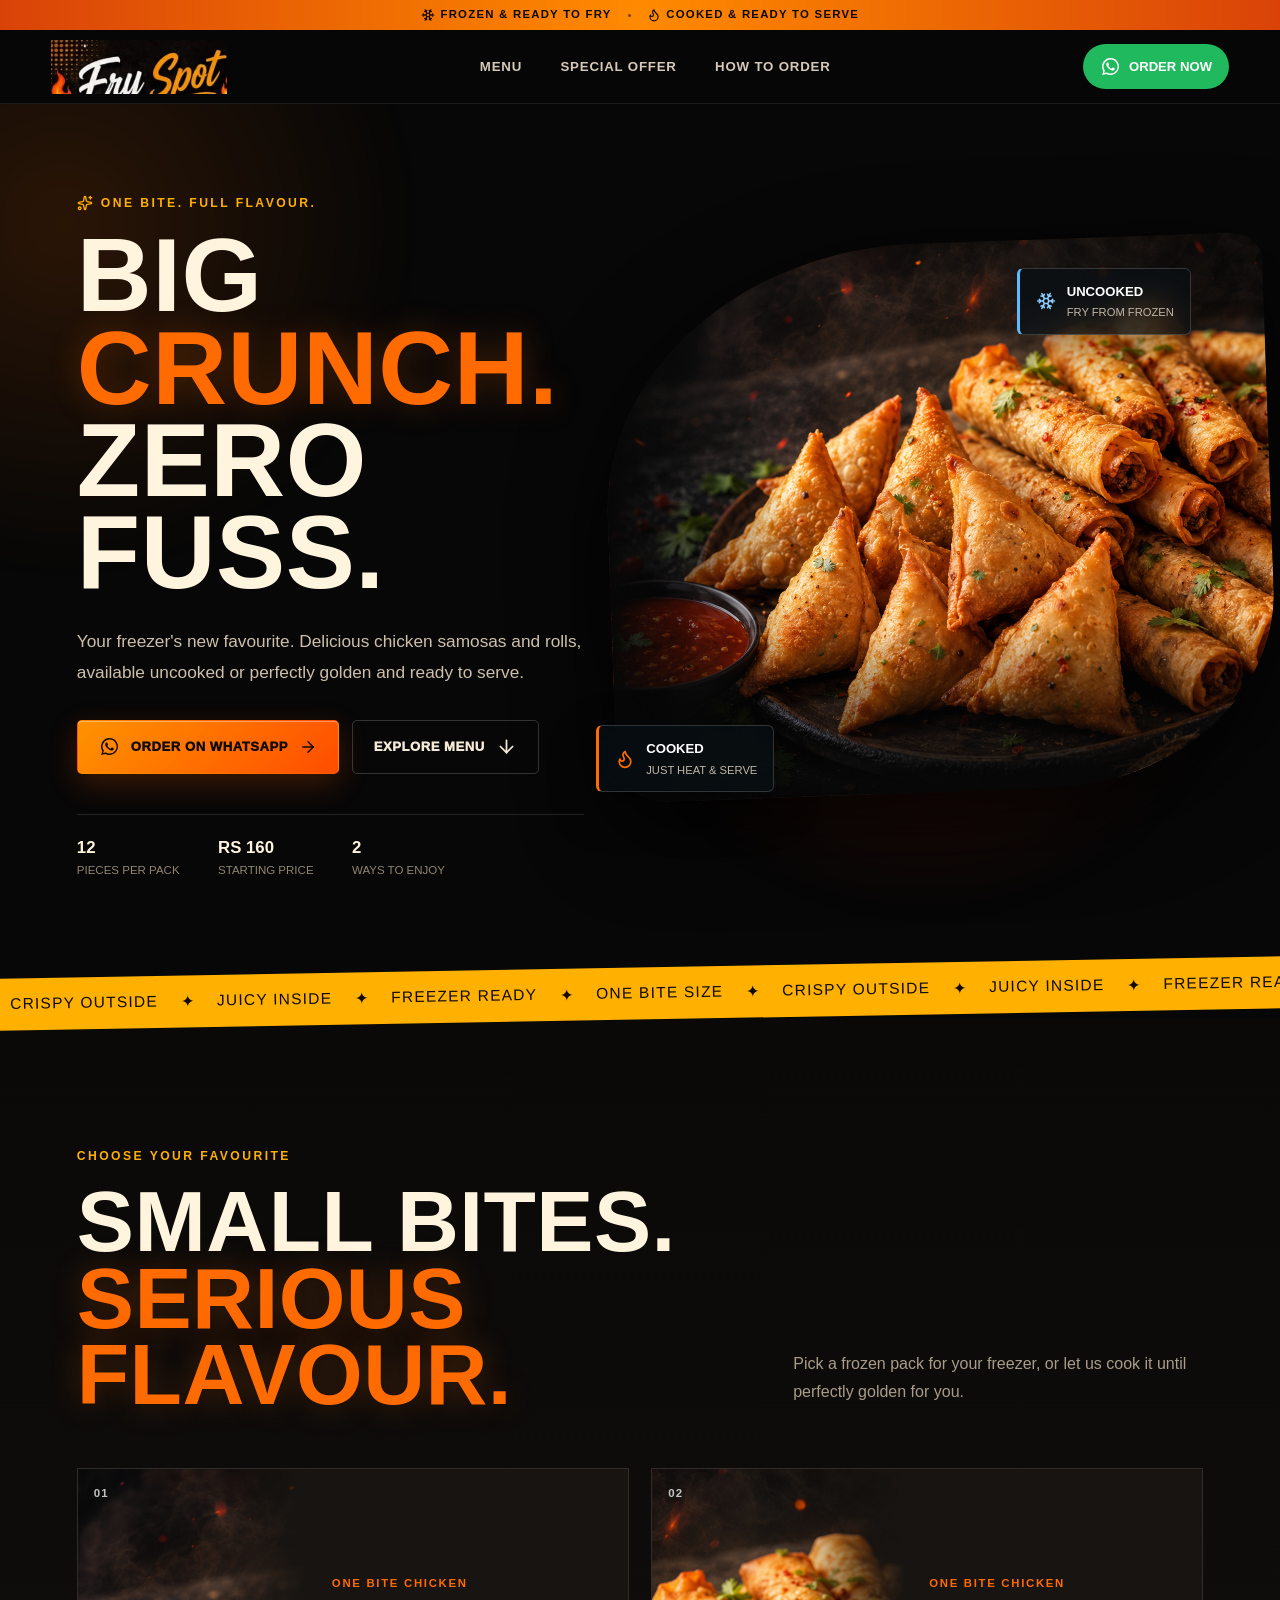
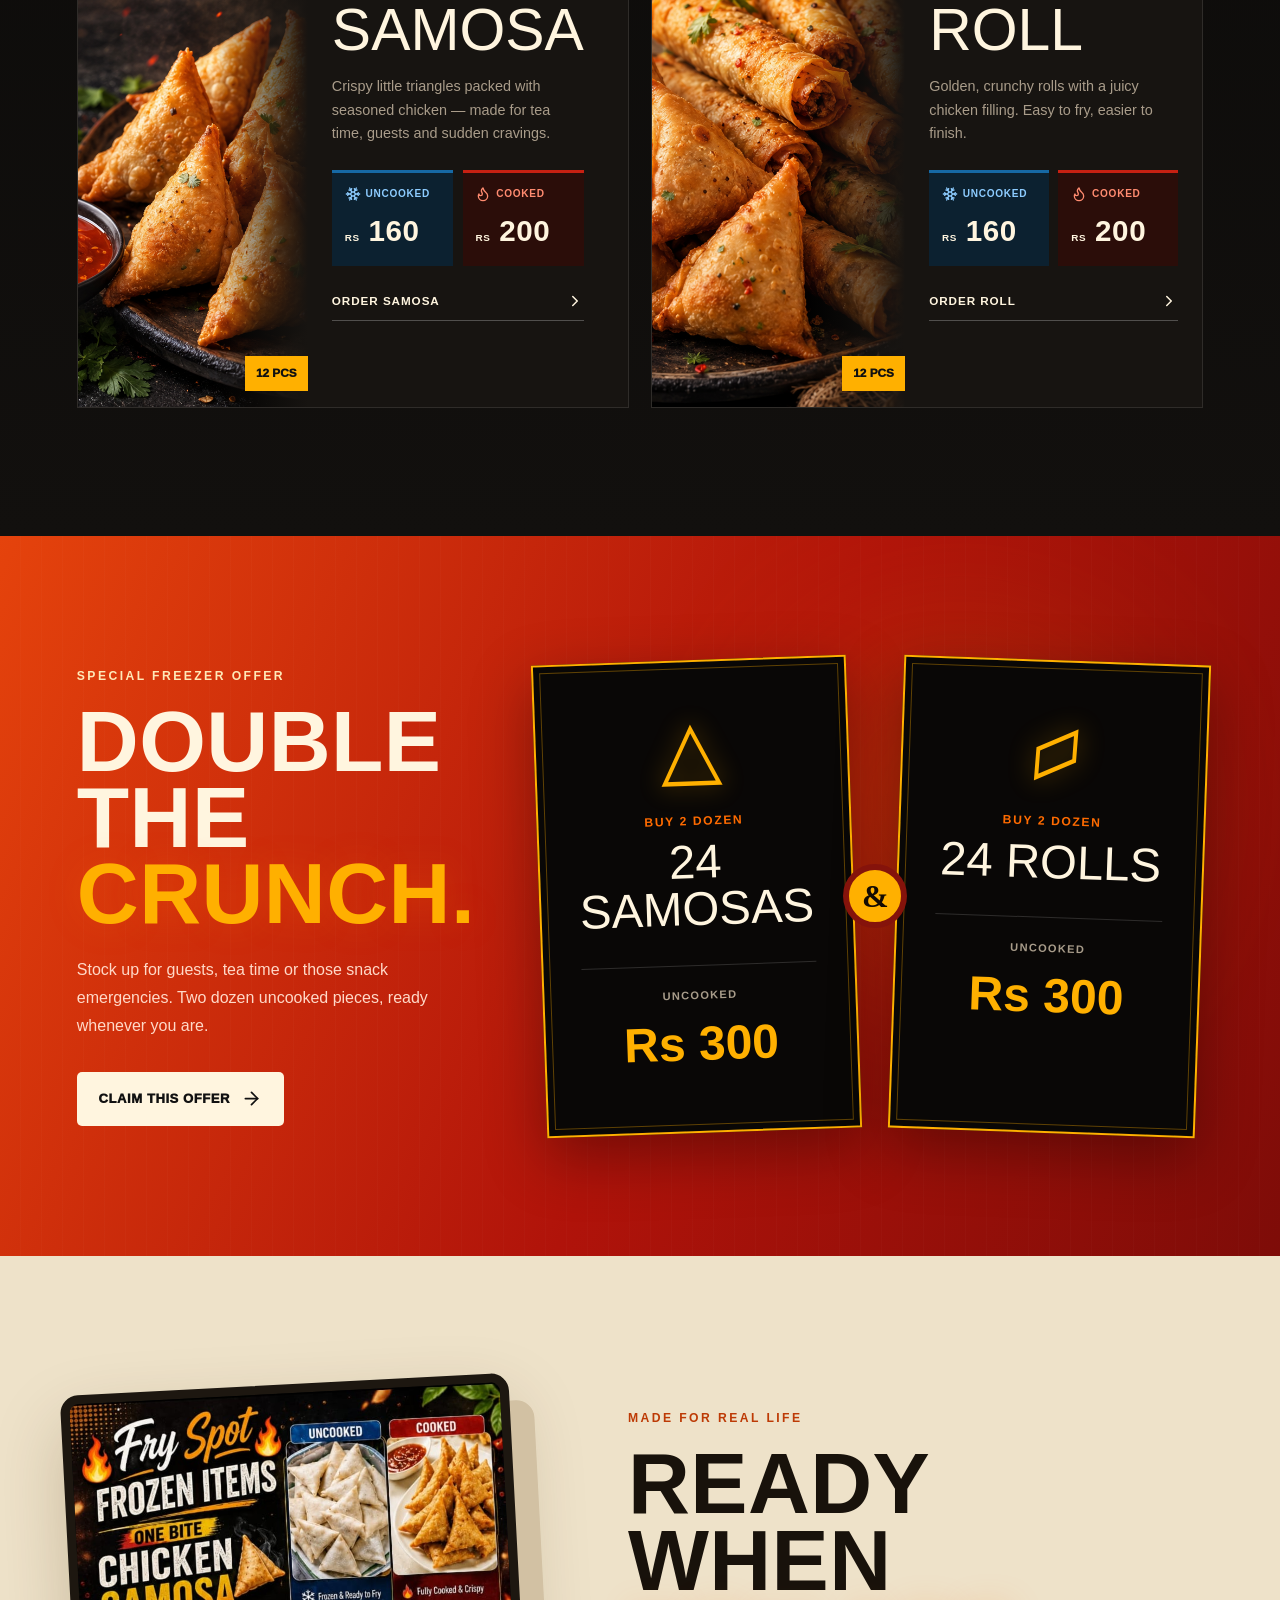
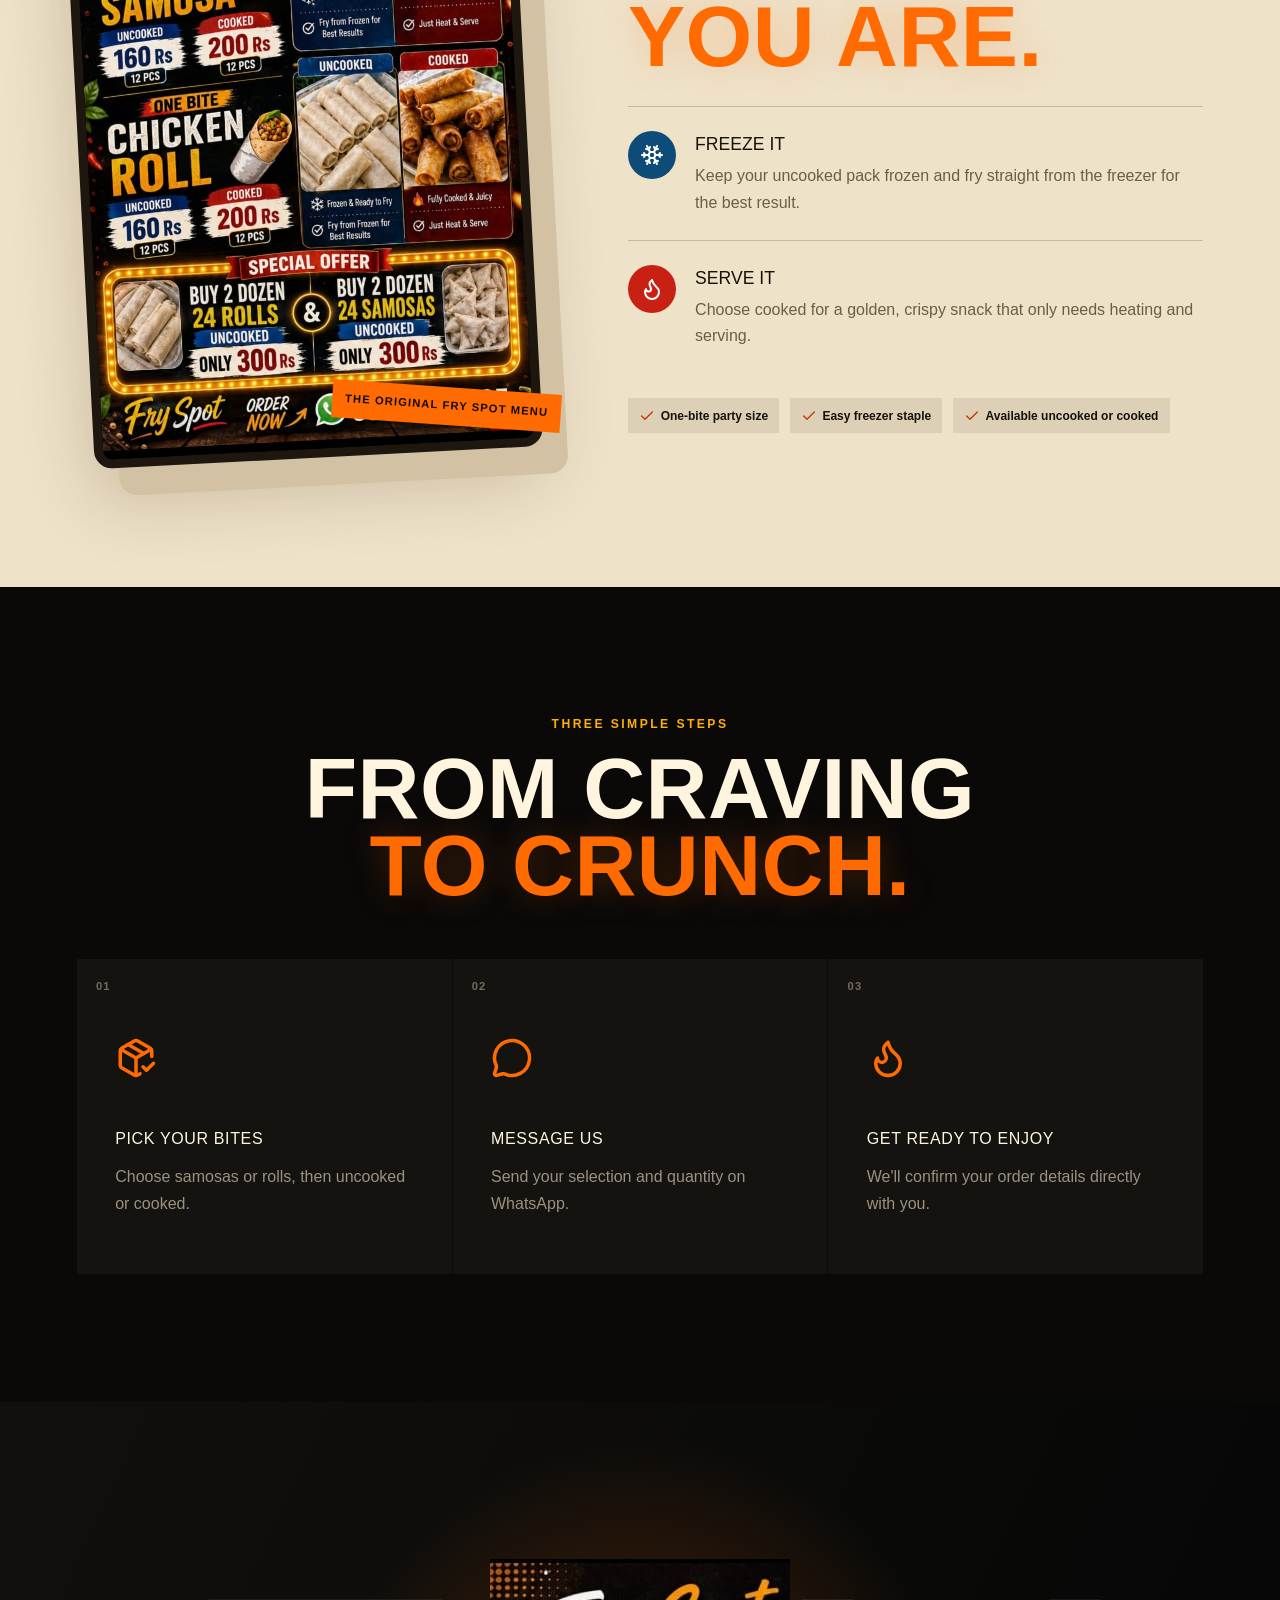
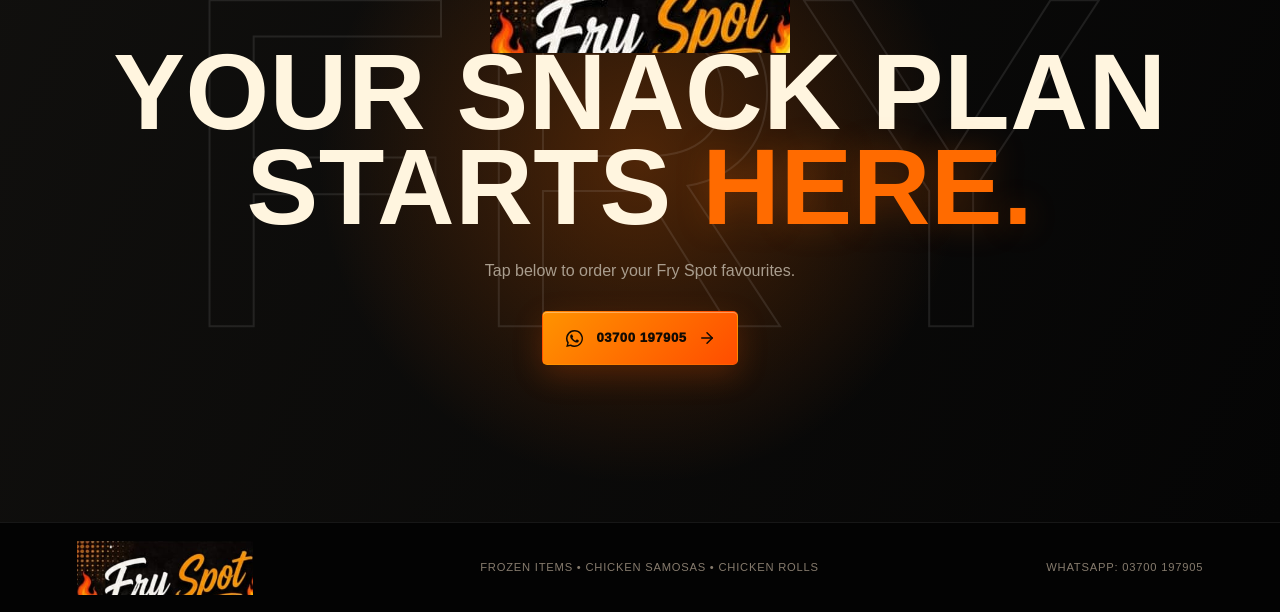
<file: index.html>
<!DOCTYPE html><html lang="en"><head><meta charSet="utf-8"/><meta name="viewport" content="width=device-width, initial-scale=1"/><link rel="preload" href="./fry-spot-poster.png" as="image"/><link rel="preload" href="./fry-spot-feast.png" as="image"/><link rel="stylesheet" href="./assets/index-DDSM6qff.css" data-rsc-css-href="./assets/index-DDSM6qff.css" data-precedence="vite-rsc/importer-resources"/><link rel="modulepreload" href="./assets/layout-segment-context-oMyn5Cmf.js" crossorigin=""/><link rel="modulepreload" href="./assets/rolldown-runtime-S-ySWqyJ.js" crossorigin=""/><link rel="modulepreload" href="./assets/index-BLLvSyrL.js" crossorigin=""/><link rel="modulepreload" href="./assets/framework-XU8gKkFC.js" crossorigin=""/><link rel="modulepreload" href="./assets/Icon-Du9TqpuN.js" crossorigin=""/><title>Fry Spot | Chicken Samosas &amp; Rolls</title><meta name="description" content="Order one-bite chicken samosas and chicken rolls from Fry Spot — available uncooked or cooked and ready to serve."/><link rel="shortcut icon" href="./favicon.svg"/><link rel="icon" href="./favicon.svg"/><script>self.__VINEXT_RSC_PARAMS__={}</script><script>self.__VINEXT_RSC_NAV__={"pathname":"/","searchParams":[]}</script><link rel="modulepreload" href="./assets/index-BLLvSyrL.js" />
</head><body><main><div class="top-note"><span><svg xmlns="http://www.w3.org/2000/svg" width="14" height="14" viewBox="0 0 24 24" fill="none" stroke="currentColor" stroke-width="2" stroke-linecap="round" stroke-linejoin="round" class="lucide lucide-snowflake" aria-hidden="true"><path d="m10 20-1.25-2.5L6 18"></path><path d="M10 4 8.75 6.5 6 6"></path><path d="m14 20 1.25-2.5L18 18"></path><path d="m14 4 1.25 2.5L18 6"></path><path d="m17 21-3-6h-4"></path><path d="m17 3-3 6 1.5 3"></path><path d="M2 12h6.5L10 9"></path><path d="m20 10-1.5 2 1.5 2"></path><path d="M22 12h-6.5L14 15"></path><path d="m4 10 1.5 2L4 14"></path><path d="m7 21 3-6-1.5-3"></path><path d="m7 3 3 6h4"></path></svg> Frozen &amp; ready to fry</span><i></i><span><svg xmlns="http://www.w3.org/2000/svg" width="14" height="14" viewBox="0 0 24 24" fill="none" stroke="currentColor" stroke-width="2" stroke-linecap="round" stroke-linejoin="round" class="lucide lucide-flame" aria-hidden="true"><path d="M12 3q1 4 4 6.5t3 5.5a1 1 0 0 1-14 0 5 5 0 0 1 1-3 1 1 0 0 0 5 0c0-2-1.5-3-1.5-5q0-2 2.5-4"></path></svg> Cooked &amp; ready to serve</span></div><header class="site-header"><a href="#top" class="brand-link" aria-label="Fry Spot home"><span class="brand-crop brand-crop--small"><img src="./fry-spot-poster.png" alt="Fry Spot"/></span></a><nav aria-label="Main navigation"><a href="#menu">Menu</a><a href="#offer">Special offer</a><a href="#order">How to order</a></nav><a class="header-order" href="https://wa.me/923700197905?text=Assalam-o-Alaikum%20Fry%20Spot!%20I%20would%20like%20to%20place%20an%20order." target="_blank" rel="noreferrer"><svg viewBox="0 0 32 32" aria-hidden="true"><path fill="currentColor" d="M16.04 3A12.93 12.93 0 0 0 5.05 22.73L3.3 29l6.43-1.69A12.95 12.95 0 1 0 16.04 3Zm0 23.7a10.7 10.7 0 0 1-5.46-1.49l-.39-.23-3.81 1 1.02-3.72-.25-.4a10.73 10.73 0 1 1 8.89 4.84Zm5.89-8.03c-.32-.16-1.91-.94-2.2-1.05-.3-.11-.51-.16-.73.16-.21.32-.83 1.05-1.02 1.26-.19.22-.38.24-.7.08-.32-.16-1.36-.5-2.59-1.6-.96-.85-1.6-1.91-1.79-2.23-.19-.32-.02-.5.14-.66.15-.14.32-.38.49-.57.16-.19.21-.32.32-.54.11-.21.05-.4-.03-.56-.08-.16-.73-1.75-1-2.4-.26-.63-.53-.54-.73-.55h-.62c-.22 0-.57.08-.86.4-.3.33-1.13 1.11-1.13 2.7s1.16 3.13 1.32 3.34c.16.22 2.28 3.49 5.53 4.89.77.33 1.38.53 1.85.68.78.25 1.48.21 2.04.13.62-.09 1.91-.78 2.18-1.54.27-.75.27-1.4.19-1.54-.08-.13-.3-.21-.62-.37Z"></path></svg> Order now</a></header><section class="hero" id="top"><div class="embers" aria-hidden="true"><i></i><i></i><i></i><i></i><i></i><i></i><i></i><i></i><i></i><i></i><i></i><i></i><i></i><i></i><i></i><i></i><i></i><i></i></div><div class="hero-copy"><p class="eyebrow"><svg xmlns="http://www.w3.org/2000/svg" width="16" height="16" viewBox="0 0 24 24" fill="none" stroke="currentColor" stroke-width="2" stroke-linecap="round" stroke-linejoin="round" class="lucide lucide-sparkles" aria-hidden="true"><path d="M11.017 2.814a1 1 0 0 1 1.966 0l1.051 5.558a2 2 0 0 0 1.594 1.594l5.558 1.051a1 1 0 0 1 0 1.966l-5.558 1.051a2 2 0 0 0-1.594 1.594l-1.051 5.558a1 1 0 0 1-1.966 0l-1.051-5.558a2 2 0 0 0-1.594-1.594l-5.558-1.051a1 1 0 0 1 0-1.966l5.558-1.051a2 2 0 0 0 1.594-1.594z"></path><path d="M20 2v4"></path><path d="M22 4h-4"></path><circle cx="4" cy="20" r="2"></circle></svg> One bite. Full flavour.</p><h1>Big <span>crunch.</span><br/>Zero fuss.</h1><p class="hero-text">Your freezer&#x27;s new favourite. Delicious chicken samosas and rolls, available uncooked or perfectly golden and ready to serve.</p><div class="hero-actions"><a class="button button--fire" href="https://wa.me/923700197905?text=Assalam-o-Alaikum%20Fry%20Spot!%20I%20would%20like%20to%20place%20an%20order." target="_blank" rel="noreferrer"><svg viewBox="0 0 32 32" aria-hidden="true"><path fill="currentColor" d="M16.04 3A12.93 12.93 0 0 0 5.05 22.73L3.3 29l6.43-1.69A12.95 12.95 0 1 0 16.04 3Zm0 23.7a10.7 10.7 0 0 1-5.46-1.49l-.39-.23-3.81 1 1.02-3.72-.25-.4a10.73 10.73 0 1 1 8.89 4.84Zm5.89-8.03c-.32-.16-1.91-.94-2.2-1.05-.3-.11-.51-.16-.73.16-.21.32-.83 1.05-1.02 1.26-.19.22-.38.24-.7.08-.32-.16-1.36-.5-2.59-1.6-.96-.85-1.6-1.91-1.79-2.23-.19-.32-.02-.5.14-.66.15-.14.32-.38.49-.57.16-.19.21-.32.32-.54.11-.21.05-.4-.03-.56-.08-.16-.73-1.75-1-2.4-.26-.63-.53-.54-.73-.55h-.62c-.22 0-.57.08-.86.4-.3.33-1.13 1.11-1.13 2.7s1.16 3.13 1.32 3.34c.16.22 2.28 3.49 5.53 4.89.77.33 1.38.53 1.85.68.78.25 1.48.21 2.04.13.62-.09 1.91-.78 2.18-1.54.27-.75.27-1.4.19-1.54-.08-.13-.3-.21-.62-.37Z"></path></svg> Order on WhatsApp <svg xmlns="http://www.w3.org/2000/svg" width="18" height="18" viewBox="0 0 24 24" fill="none" stroke="currentColor" stroke-width="2" stroke-linecap="round" stroke-linejoin="round" class="lucide lucide-arrow-right" aria-hidden="true"><path d="M5 12h14"></path><path d="m12 5 7 7-7 7"></path></svg></a><a class="button button--ghost" href="#menu">Explore menu <svg xmlns="http://www.w3.org/2000/svg" width="18" height="18" viewBox="0 0 24 24" fill="none" stroke="currentColor" stroke-width="2" stroke-linecap="round" stroke-linejoin="round" class="lucide lucide-arrow-down" aria-hidden="true"><path d="M12 5v14"></path><path d="m19 12-7 7-7-7"></path></svg></a></div><div class="quick-facts" aria-label="Menu highlights"><span><strong>12</strong> pieces per pack</span><span><strong>Rs 160</strong> starting price</span><span><strong>2</strong> ways to enjoy</span></div></div><div class="hero-visual"><div class="hero-halo" aria-hidden="true"></div><div class="hero-image-wrap"><img src="./fry-spot-feast.png" alt="Golden chicken samosas and chicken rolls with chilli sauce"/></div><div class="floating-card floating-card--top"><svg xmlns="http://www.w3.org/2000/svg" width="20" height="20" viewBox="0 0 24 24" fill="none" stroke="currentColor" stroke-width="2" stroke-linecap="round" stroke-linejoin="round" class="lucide lucide-snowflake" aria-hidden="true"><path d="m10 20-1.25-2.5L6 18"></path><path d="M10 4 8.75 6.5 6 6"></path><path d="m14 20 1.25-2.5L18 18"></path><path d="m14 4 1.25 2.5L18 6"></path><path d="m17 21-3-6h-4"></path><path d="m17 3-3 6 1.5 3"></path><path d="M2 12h6.5L10 9"></path><path d="m20 10-1.5 2 1.5 2"></path><path d="M22 12h-6.5L14 15"></path><path d="m4 10 1.5 2L4 14"></path><path d="m7 21 3-6-1.5-3"></path><path d="m7 3 3 6h4"></path></svg><span><strong>Uncooked</strong> Fry from frozen</span></div><div class="floating-card floating-card--bottom"><svg xmlns="http://www.w3.org/2000/svg" width="20" height="20" viewBox="0 0 24 24" fill="none" stroke="currentColor" stroke-width="2" stroke-linecap="round" stroke-linejoin="round" class="lucide lucide-flame" aria-hidden="true"><path d="M12 3q1 4 4 6.5t3 5.5a1 1 0 0 1-14 0 5 5 0 0 1 1-3 1 1 0 0 0 5 0c0-2-1.5-3-1.5-5q0-2 2.5-4"></path></svg><span><strong>Cooked</strong> Just heat &amp; serve</span></div></div></section><div class="ticker" aria-label="Product qualities"><div><span>CRISPY OUTSIDE</span><i>✦</i><span>JUICY INSIDE</span><i>✦</i><span>FREEZER READY</span><i>✦</i><span>ONE BITE SIZE</span><i>✦</i><span>CRISPY OUTSIDE</span><i>✦</i><span>JUICY INSIDE</span><i>✦</i><span>FREEZER READY</span><i>✦</i><span>ONE BITE SIZE</span><i>✦</i></div></div><section class="section menu-section" id="menu"><div class="section-heading reveal"><div><p class="eyebrow">Choose your favourite</p><h2>Small bites.<br/><span>Serious flavour.</span></h2></div><p>Pick a frozen pack for your freezer, or let us cook it until perfectly golden for you.</p></div><div class="product-grid"><article class="product-card reveal"><div class="product-image"><img src="./fry-spot-feast.png" alt="One Bite Chicken Samosa" style="object-position:36% 72%"/><span class="product-number">0<!-- -->1</span><span class="pieces-badge">12 PCS</span></div><div class="product-content"><p class="product-kicker">One bite chicken</p><h3>SAMOSA</h3><p>Crispy little triangles packed with seasoned chicken — made for tea time, guests and sudden cravings.</p><div class="price-row"><div class="price price--cold"><span><svg xmlns="http://www.w3.org/2000/svg" width="16" height="16" viewBox="0 0 24 24" fill="none" stroke="currentColor" stroke-width="2" stroke-linecap="round" stroke-linejoin="round" class="lucide lucide-snowflake" aria-hidden="true"><path d="m10 20-1.25-2.5L6 18"></path><path d="M10 4 8.75 6.5 6 6"></path><path d="m14 20 1.25-2.5L18 18"></path><path d="m14 4 1.25 2.5L18 6"></path><path d="m17 21-3-6h-4"></path><path d="m17 3-3 6 1.5 3"></path><path d="M2 12h6.5L10 9"></path><path d="m20 10-1.5 2 1.5 2"></path><path d="M22 12h-6.5L14 15"></path><path d="m4 10 1.5 2L4 14"></path><path d="m7 21 3-6-1.5-3"></path><path d="m7 3 3 6h4"></path></svg> Uncooked</span><strong><small>Rs</small> 160</strong></div><div class="price price--hot"><span><svg xmlns="http://www.w3.org/2000/svg" width="16" height="16" viewBox="0 0 24 24" fill="none" stroke="currentColor" stroke-width="2" stroke-linecap="round" stroke-linejoin="round" class="lucide lucide-flame" aria-hidden="true"><path d="M12 3q1 4 4 6.5t3 5.5a1 1 0 0 1-14 0 5 5 0 0 1 1-3 1 1 0 0 0 5 0c0-2-1.5-3-1.5-5q0-2 2.5-4"></path></svg> Cooked</span><strong><small>Rs</small> 200</strong></div></div><a href="https://wa.me/923700197905?text=Assalam-o-Alaikum%20Fry%20Spot!%20I%20would%20like%20to%20place%20an%20order." target="_blank" rel="noreferrer">Order <!-- -->samosa<!-- --> <svg xmlns="http://www.w3.org/2000/svg" width="18" height="18" viewBox="0 0 24 24" fill="none" stroke="currentColor" stroke-width="2" stroke-linecap="round" stroke-linejoin="round" class="lucide lucide-chevron-right" aria-hidden="true"><path d="m9 18 6-6-6-6"></path></svg></a></div></article><article class="product-card reveal"><div class="product-image"><img src="./fry-spot-feast.png" alt="One Bite Chicken Roll" style="object-position:78% 35%"/><span class="product-number">0<!-- -->2</span><span class="pieces-badge">12 PCS</span></div><div class="product-content"><p class="product-kicker">One bite chicken</p><h3>ROLL</h3><p>Golden, crunchy rolls with a juicy chicken filling. Easy to fry, easier to finish.</p><div class="price-row"><div class="price price--cold"><span><svg xmlns="http://www.w3.org/2000/svg" width="16" height="16" viewBox="0 0 24 24" fill="none" stroke="currentColor" stroke-width="2" stroke-linecap="round" stroke-linejoin="round" class="lucide lucide-snowflake" aria-hidden="true"><path d="m10 20-1.25-2.5L6 18"></path><path d="M10 4 8.75 6.5 6 6"></path><path d="m14 20 1.25-2.5L18 18"></path><path d="m14 4 1.25 2.5L18 6"></path><path d="m17 21-3-6h-4"></path><path d="m17 3-3 6 1.5 3"></path><path d="M2 12h6.5L10 9"></path><path d="m20 10-1.5 2 1.5 2"></path><path d="M22 12h-6.5L14 15"></path><path d="m4 10 1.5 2L4 14"></path><path d="m7 21 3-6-1.5-3"></path><path d="m7 3 3 6h4"></path></svg> Uncooked</span><strong><small>Rs</small> 160</strong></div><div class="price price--hot"><span><svg xmlns="http://www.w3.org/2000/svg" width="16" height="16" viewBox="0 0 24 24" fill="none" stroke="currentColor" stroke-width="2" stroke-linecap="round" stroke-linejoin="round" class="lucide lucide-flame" aria-hidden="true"><path d="M12 3q1 4 4 6.5t3 5.5a1 1 0 0 1-14 0 5 5 0 0 1 1-3 1 1 0 0 0 5 0c0-2-1.5-3-1.5-5q0-2 2.5-4"></path></svg> Cooked</span><strong><small>Rs</small> 200</strong></div></div><a href="https://wa.me/923700197905?text=Assalam-o-Alaikum%20Fry%20Spot!%20I%20would%20like%20to%20place%20an%20order." target="_blank" rel="noreferrer">Order <!-- -->roll<!-- --> <svg xmlns="http://www.w3.org/2000/svg" width="18" height="18" viewBox="0 0 24 24" fill="none" stroke="currentColor" stroke-width="2" stroke-linecap="round" stroke-linejoin="round" class="lucide lucide-chevron-right" aria-hidden="true"><path d="m9 18 6-6-6-6"></path></svg></a></div></article></div></section><section class="offer-section" id="offer"><div class="offer-glow" aria-hidden="true"></div><div class="offer-copy reveal"><p class="eyebrow">Special freezer offer</p><h2>Double the<br/><span>crunch.</span></h2><p>Stock up for guests, tea time or those snack emergencies. Two dozen uncooked pieces, ready whenever you are.</p><a class="button button--light" href="https://wa.me/923700197905?text=Assalam-o-Alaikum%20Fry%20Spot!%20I%20would%20like%20to%20place%20an%20order." target="_blank" rel="noreferrer">Claim this offer <svg xmlns="http://www.w3.org/2000/svg" width="18" height="18" viewBox="0 0 24 24" fill="none" stroke="currentColor" stroke-width="2" stroke-linecap="round" stroke-linejoin="round" class="lucide lucide-arrow-right" aria-hidden="true"><path d="M5 12h14"></path><path d="m12 5 7 7-7 7"></path></svg></a></div><div class="offer-deals reveal"><article><span class="deal-icon">△</span><p>Buy 2 dozen</p><h3>24 Samosas</h3><div><small>Uncooked</small><strong>Rs 300</strong></div></article><span class="offer-and">&amp;</span><article><span class="deal-icon deal-icon--roll">▱</span><p>Buy 2 dozen</p><h3>24 Rolls</h3><div><small>Uncooked</small><strong>Rs 300</strong></div></article></div></section><section class="section ready-section"><div class="ready-visual reveal"><div class="poster-shell"><div class="poster-crop"><img src="./fry-spot-poster.png" alt="Fry Spot original menu"/></div></div><span class="poster-note">The original Fry Spot menu</span></div><div class="ready-copy reveal"><p class="eyebrow">Made for real life</p><h2>Ready when<br/><span>you are.</span></h2><div class="ready-option"><span><svg xmlns="http://www.w3.org/2000/svg" width="24" height="24" viewBox="0 0 24 24" fill="none" stroke="currentColor" stroke-width="2" stroke-linecap="round" stroke-linejoin="round" class="lucide lucide-snowflake" aria-hidden="true"><path d="m10 20-1.25-2.5L6 18"></path><path d="M10 4 8.75 6.5 6 6"></path><path d="m14 20 1.25-2.5L18 18"></path><path d="m14 4 1.25 2.5L18 6"></path><path d="m17 21-3-6h-4"></path><path d="m17 3-3 6 1.5 3"></path><path d="M2 12h6.5L10 9"></path><path d="m20 10-1.5 2 1.5 2"></path><path d="M22 12h-6.5L14 15"></path><path d="m4 10 1.5 2L4 14"></path><path d="m7 21 3-6-1.5-3"></path><path d="m7 3 3 6h4"></path></svg></span><div><h3>Freeze it</h3><p>Keep your uncooked pack frozen and fry straight from the freezer for the best result.</p></div></div><div class="ready-option"><span class="hot"><svg xmlns="http://www.w3.org/2000/svg" width="24" height="24" viewBox="0 0 24 24" fill="none" stroke="currentColor" stroke-width="2" stroke-linecap="round" stroke-linejoin="round" class="lucide lucide-flame" aria-hidden="true"><path d="M12 3q1 4 4 6.5t3 5.5a1 1 0 0 1-14 0 5 5 0 0 1 1-3 1 1 0 0 0 5 0c0-2-1.5-3-1.5-5q0-2 2.5-4"></path></svg></span><div><h3>Serve it</h3><p>Choose cooked for a golden, crispy snack that only needs heating and serving.</p></div></div><ul><li><svg xmlns="http://www.w3.org/2000/svg" width="16" height="16" viewBox="0 0 24 24" fill="none" stroke="currentColor" stroke-width="2" stroke-linecap="round" stroke-linejoin="round" class="lucide lucide-check" aria-hidden="true"><path d="M20 6 9 17l-5-5"></path></svg> One-bite party size</li><li><svg xmlns="http://www.w3.org/2000/svg" width="16" height="16" viewBox="0 0 24 24" fill="none" stroke="currentColor" stroke-width="2" stroke-linecap="round" stroke-linejoin="round" class="lucide lucide-check" aria-hidden="true"><path d="M20 6 9 17l-5-5"></path></svg> Easy freezer staple</li><li><svg xmlns="http://www.w3.org/2000/svg" width="16" height="16" viewBox="0 0 24 24" fill="none" stroke="currentColor" stroke-width="2" stroke-linecap="round" stroke-linejoin="round" class="lucide lucide-check" aria-hidden="true"><path d="M20 6 9 17l-5-5"></path></svg> Available uncooked or cooked</li></ul></div></section><section class="order-section" id="order"><div class="section-heading section-heading--center reveal"><div><p class="eyebrow">Three simple steps</p><h2>From craving<br/><span>to crunch.</span></h2></div></div><div class="steps"><article class="reveal"><span>01</span><svg xmlns="http://www.w3.org/2000/svg" width="24" height="24" viewBox="0 0 24 24" fill="none" stroke="currentColor" stroke-width="2" stroke-linecap="round" stroke-linejoin="round" class="lucide lucide-package-check" aria-hidden="true"><path d="M12 22V12"></path><path d="m16 17 2 2 4-4"></path><path d="M21 11.127V8a2 2 0 0 0-1-1.73l-7-4a2 2 0 0 0-2 0l-7 4A2 2 0 0 0 3 8v8a2 2 0 0 0 1 1.729l7 4a2 2 0 0 0 2 .001l1.32-.753"></path><path d="M3.29 7 12 12l8.71-5"></path><path d="m7.5 4.27 8.997 5.148"></path></svg><h3>Pick your bites</h3><p>Choose samosas or rolls, then uncooked or cooked.</p></article><article class="reveal"><span>02</span><svg xmlns="http://www.w3.org/2000/svg" width="24" height="24" viewBox="0 0 24 24" fill="none" stroke="currentColor" stroke-width="2" stroke-linecap="round" stroke-linejoin="round" class="lucide lucide-message-circle" aria-hidden="true"><path d="M2.992 16.342a2 2 0 0 1 .094 1.167l-1.065 3.29a1 1 0 0 0 1.236 1.168l3.413-.998a2 2 0 0 1 1.099.092 10 10 0 1 0-4.777-4.719"></path></svg><h3>Message us</h3><p>Send your selection and quantity on WhatsApp.</p></article><article class="reveal"><span>03</span><svg xmlns="http://www.w3.org/2000/svg" width="24" height="24" viewBox="0 0 24 24" fill="none" stroke="currentColor" stroke-width="2" stroke-linecap="round" stroke-linejoin="round" class="lucide lucide-flame" aria-hidden="true"><path d="M12 3q1 4 4 6.5t3 5.5a1 1 0 0 1-14 0 5 5 0 0 1 1-3 1 1 0 0 0 5 0c0-2-1.5-3-1.5-5q0-2 2.5-4"></path></svg><h3>Get ready to enjoy</h3><p>We&#x27;ll confirm your order details directly with you.</p></article></div></section><section class="final-cta"><div class="final-cta-mark" aria-hidden="true">FRY</div><div class="reveal"><span class="brand-crop"><img src="./fry-spot-poster.png" alt="Fry Spot"/></span><h2>Your snack plan<br/>starts <span>here.</span></h2><p>Tap below to order your Fry Spot favourites.</p><a class="button button--fire" href="https://wa.me/923700197905?text=Assalam-o-Alaikum%20Fry%20Spot!%20I%20would%20like%20to%20place%20an%20order." target="_blank" rel="noreferrer"><svg viewBox="0 0 32 32" aria-hidden="true"><path fill="currentColor" d="M16.04 3A12.93 12.93 0 0 0 5.05 22.73L3.3 29l6.43-1.69A12.95 12.95 0 1 0 16.04 3Zm0 23.7a10.7 10.7 0 0 1-5.46-1.49l-.39-.23-3.81 1 1.02-3.72-.25-.4a10.73 10.73 0 1 1 8.89 4.84Zm5.89-8.03c-.32-.16-1.91-.94-2.2-1.05-.3-.11-.51-.16-.73.16-.21.32-.83 1.05-1.02 1.26-.19.22-.38.24-.7.08-.32-.16-1.36-.5-2.59-1.6-.96-.85-1.6-1.91-1.79-2.23-.19-.32-.02-.5.14-.66.15-.14.32-.38.49-.57.16-.19.21-.32.32-.54.11-.21.05-.4-.03-.56-.08-.16-.73-1.75-1-2.4-.26-.63-.53-.54-.73-.55h-.62c-.22 0-.57.08-.86.4-.3.33-1.13 1.11-1.13 2.7s1.16 3.13 1.32 3.34c.16.22 2.28 3.49 5.53 4.89.77.33 1.38.53 1.85.68.78.25 1.48.21 2.04.13.62-.09 1.91-.78 2.18-1.54.27-.75.27-1.4.19-1.54-.08-.13-.3-.21-.62-.37Z"></path></svg> 03700 197905 <svg xmlns="http://www.w3.org/2000/svg" width="18" height="18" viewBox="0 0 24 24" fill="none" stroke="currentColor" stroke-width="2" stroke-linecap="round" stroke-linejoin="round" class="lucide lucide-arrow-right" aria-hidden="true"><path d="M5 12h14"></path><path d="m12 5 7 7-7 7"></path></svg></a></div></section><footer><span class="brand-crop brand-crop--small"><img src="./fry-spot-poster.png" alt="Fry Spot"/></span><p>Frozen items • Chicken samosas • Chicken rolls</p><a href="https://wa.me/923700197905?text=Assalam-o-Alaikum%20Fry%20Spot!%20I%20would%20like%20to%20place%20an%20order." target="_blank" rel="noreferrer">WhatsApp: 03700 197905</a></footer><a class="floating-whatsapp" href="https://wa.me/923700197905?text=Assalam-o-Alaikum%20Fry%20Spot!%20I%20would%20like%20to%20place%20an%20order." target="_blank" rel="noreferrer" aria-label="Order Fry Spot on WhatsApp"><svg viewBox="0 0 32 32" aria-hidden="true"><path fill="currentColor" d="M16.04 3A12.93 12.93 0 0 0 5.05 22.73L3.3 29l6.43-1.69A12.95 12.95 0 1 0 16.04 3Zm0 23.7a10.7 10.7 0 0 1-5.46-1.49l-.39-.23-3.81 1 1.02-3.72-.25-.4a10.73 10.73 0 1 1 8.89 4.84Zm5.89-8.03c-.32-.16-1.91-.94-2.2-1.05-.3-.11-.51-.16-.73.16-.21.32-.83 1.05-1.02 1.26-.19.22-.38.24-.7.08-.32-.16-1.36-.5-2.59-1.6-.96-.85-1.6-1.91-1.79-2.23-.19-.32-.02-.5.14-.66.15-.14.32-.38.49-.57.16-.19.21-.32.32-.54.11-.21.05-.4-.03-.56-.08-.16-.73-1.75-1-2.4-.26-.63-.53-.54-.73-.55h-.62c-.22 0-.57.08-.86.4-.3.33-1.13 1.11-1.13 2.7s1.16 3.13 1.32 3.34c.16.22 2.28 3.49 5.53 4.89.77.33 1.38.53 1.85.68.78.25 1.48.21 2.04.13.62-.09 1.91-.78 2.18-1.54.27-.75.27-1.4.19-1.54-.08-.13-.3-.21-.62-.37Z"></path></svg><span>Order now</span></a></main><script id="_R_">import("./assets/index-BLLvSyrL.js")</script></body></html><script>self.__VINEXT_RSC_CHUNKS__=self.__VINEXT_RSC_CHUNKS__||[];self.__VINEXT_RSC_CHUNKS__.push("2:I[\"b5fc1b6a541a\",[],\"Children\",1]\n3:I[\"27f2233981c9\",[],\"LayoutSegmentProvider\",1]\n4:I[\"b5fc1b6a541a\",[],\"Slot\",1]\n5:I[\"ba83f9a54418\",[],\"RedirectBoundary\",1]\n:HL[\"./assets/index-DDSM6qff.css\",\"style\"]\n0:{\"__route\":\"route:/\",\"__interceptionContext\":null,\"__layoutIds\":[\"layout:/\"],\"__rootLayout\":\"/\",\"page:/\":\"$L1\",\"layout:/\":[[[[\"$\",\"link\",\"css:./assets/index-DDSM6qff.css\",{\"rel\":\"stylesheet\",\"precedence\":\"vite-rsc/importer-resources\",\"href\":\"./assets/index-DDSM6qff.css\",\"data-rsc-css-href\":\"./assets/index-DDSM6qff.css\"}],\"$undefined\"],[\"$\",\"html\",null,{\"lang\":\"en\",\"children\":[\"$\",\"body\",null,{\"children\":[\"$\",\"$L2\",null,{}]}]}]],null],\"route:/\":[[[\"$\",\"meta\",null,{\"charSet\":\"utf-8\"}],[[\"$\",\"title\",\"0\",{\"children\":\"Fry Spot | Chicken Samosas \u0026 Rolls\"}],[\"$\",\"meta\",\"1\",{\"name\":\"description\",\"content\":\"Order one-bite chicken samosas and chicken rolls from Fry Spot — available uncooked or cooked and ready to serve.\"}],[\"$\",\"link\",\"2\",{\"rel\":\"shortcut icon\",\"href\":\"./favicon.svg\"}],[\"$\",\"link\",\"3\",{\"rel\":\"icon\",\"href\":\"./favicon.svg\"}]],[[\"$\",\"meta\",\"0\",{\"name\":\"viewport\",\"content\":\"width=device-width, initial-scale=1\"}]]],[\"$\",\"$L3\",null,{\"segmentMap\":{\"children\":[]},\"children\":[\"$\",\"$L4\",null,{\"id\":\"layout:/\",\"parallelSlots\":\"$undefined\",\"children\":[\"$\",\"$L5\",null,{\"children\":[\"$\",\"$L3\",null,{\"segmentMap\":{\"children\":[]},\"children\":[\"$\",\"$L4\",null,{\"id\":\"page:/\"}]}]}]}]}]],\"__layoutFlags\":{\"layout:/\":\"s\"},\"__artifactCompatibility\":{\"schemaVersion\":1,\"graphVersion\":\"app-route-graph:4uhn5s1wvoptc\",\"deploymentVersion\":\"81e23210-6dc6-4141-aecb-7ed3dd230547\",\"appElementsSchemaVersion\":1,\"rscPayloadSchemaVersion\":1,\"rootBoundaryId\":\"/\",\"renderEpoch\":null}}\n")</script><script>self.__VINEXT_RSC_CHUNKS__=self.__VINEXT_RSC_CHUNKS__||[];self.__VINEXT_RSC_CHUNKS__.push("6:I[\"b928d3939e64\",[],\"default\",1]\n:HL[\"./fry-spot-poster.png\",\"image\"]\n")</script><script>self.__VINEXT_RSC_CHUNKS__=self.__VINEXT_RSC_CHUNKS__||[];self.__VINEXT_RSC_CHUNKS__.push("1:[\"$\",\"main\",null,{\"children\":[[\"$\",\"div\",null,{\"className\":\"top-note\",\"children\":[[\"$\",\"span\",null,{\"children\":[[\"$\",\"$L6\",null,{\"ref\":\"$undefined\",\"iconNode\":[[\"path\",{\"d\":\"m10 20-1.25-2.5L6 18\",\"key\":\"18frcb\"}],[\"path\",{\"d\":\"M10 4 8.75 6.5 6 6\",\"key\":\"7mghy3\"}],[\"path\",{\"d\":\"m14 20 1.25-2.5L18 18\",\"key\":\"1chtki\"}],[\"path\",{\"d\":\"m14 4 1.25 2.5L18 6\",\"key\":\"1b4wsy\"}],[\"path\",{\"d\":\"m17 21-3-6h-4\",\"key\":\"15hhxa\"}],[\"path\",{\"d\":\"m17 3-3 6 1.5 3\",\"key\":\"11697g\"}],[\"path\",{\"d\":\"M2 12h6.5L10 9\",\"key\":\"kv9z4n\"}],[\"path\",{\"d\":\"m20 10-1.5 2 1.5 2\",\"key\":\"1swlpi\"}],[\"path\",{\"d\":\"M22 12h-6.5L14 15\",\"key\":\"1mxi28\"}],[\"path\",{\"d\":\"m4 10 1.5 2L4 14\",\"key\":\"k9enpj\"}],[\"path\",{\"d\":\"m7 21 3-6-1.5-3\",\"key\":\"j8hb9u\"}],[\"path\",{\"d\":\"m7 3 3 6h4\",\"key\":\"1otusx\"}]],\"className\":\"lucide-snowflake\",\"size\":14}],\" Frozen \u0026 ready to fry\"]}],[\"$\",\"i\",null,{}],[\"$\",\"span\",null,{\"children\":[[\"$\",\"$L6\",null,{\"ref\":\"$undefined\",\"iconNode\":[[\"path\",{\"d\":\"M12 3q1 4 4 6.5t3 5.5a1 1 0 0 1-14 0 5 5 0 0 1 1-3 1 1 0 0 0 5 0c0-2-1.5-3-1.5-5q0-2 2.5-4\",\"key\":\"1slcih\"}]],\"className\":\"lucide-flame\",\"size\":14}],\" Cooked \u0026 ready to serve\"]}]]}],[\"$\",\"header\",null,{\"className\":\"site-header\",\"children\":[[\"$\",\"a\",null,{\"href\":\"#top\",\"className\":\"brand-link\",\"aria-label\":\"Fry Spot home\",\"children\":[\"$\",\"span\",null,{\"className\":\"brand-crop brand-crop--small\",\"children\":[\"$\",\"img\",null,{\"src\":\"./fry-spot-poster.png\",\"alt\":\"Fry Spot\"}]}]}],[\"$\",\"nav\",null,{\"aria-label\":\"Main navigation\",\"children\":[[\"$\",\"a\",null,{\"href\":\"#menu\",\"children\":\"Menu\"}],[\"$\",\"a\",null,{\"href\":\"#offer\",\"children\":\"Special offer\"}],[\"$\",\"a\",null,{\"href\":\"#order\",\"children\":\"How to order\"}]]}],[\"$\",\"a\",null,{\"className\":\"header-order\",\"href\":\"https://wa.me/923700197905?text=Assalam-o-Alaikum%20Fry%20Spot!%20I%20would%20like%20to%20place%20an%20order.\",\"target\":\"_blank\",\"rel\":\"noreferrer\",\"children\":[[\"$\",\"svg\",null,{\"viewBox\":\"0 0 32 32\",\"aria-hidden\":\"true\",\"children\":[\"$\",\"path\",null,{\"fill\":\"currentColor\",\"d\":\"M16.04 3A12.93 12.93 0 0 0 5.05 22.73L3.3 29l6.43-1.69A12.95 12.95 0 1 0 16.04 3Zm0 23.7a10.7 10.7 0 0 1-5.46-1.49l-.39-.23-3.81 1 1.02-3.72-.25-.4a10.73 10.73 0 1 1 8.89 4.84Zm5.89-8.03c-.32-.16-1.91-.94-2.2-1.05-.3-.11-.51-.16-.73.16-.21.32-.83 1.05-1.02 1.26-.19.22-.38.24-.7.08-.32-.16-1.36-.5-2.59-1.6-.96-.85-1.6-1.91-1.79-2.23-.19-.32-.02-.5.14-.66.15-.14.32-.38.49-.57.16-.19.21-.32.32-.54.11-.21.05-.4-.03-.56-.08-.16-.73-1.75-1-2.4-.26-.63-.53-.54-.73-.55h-.62c-.22 0-.57.08-.86.4-.3.33-1.13 1.11-1.13 2.7s1.16 3.13 1.32 3.34c.16.22 2.28 3.49 5.53 4.89.77.33 1.38.53 1.85.68.78.25 1.48.21 2.04.13.62-.09 1.91-.78 2.18-1.54.27-.75.27-1.4.19-1.54-.08-.13-.3-.21-.62-.37Z\"}]}],\" Order now\"]}]]}],[\"$\",\"section\",null,{\"className\":\"hero\",\"id\":\"top\",\"children\":[[\"$\",\"div\",null,{\"className\":\"embers\",\"aria-hidden\":\"true\",\"children\":[[\"$\",\"i\",\"0\",{}],[\"$\",\"i\",\"1\",{}],[\"$\",\"i\",\"2\",{}],[\"$\",\"i\",\"3\",{}],[\"$\",\"i\",\"4\",{}],[\"$\",\"i\",\"5\",{}],[\"$\",\"i\",\"6\",{}],[\"$\",\"i\",\"7\",{}],[\"$\",\"i\",\"8\",{}],[\"$\",\"i\",\"9\",{}],[\"$\",\"i\",\"10\",{}],[\"$\",\"i\",\"11\",{}],[\"$\",\"i\",\"12\",{}],[\"$\",\"i\",\"13\",{}],[\"$\",\"i\",\"14\",{}],[\"$\",\"i\",\"15\",{}],[\"$\",\"i\",\"16\",{}],[\"$\",\"i\",\"17\",{}]]}],[\"$\",\"div\",null,{\"className\":\"hero-copy\",\"children\":[[\"$\",\"p\",null,{\"className\":\"eyebrow\",\"children\":[[\"$\",\"$L6\",null,{\"ref\":\"$undefined\",\"iconNode\":[[\"path\",{\"d\":\"M11.017 2.814a1 1 0 0 1 1.966 0l1.051 5.558a2 2 0 0 0 1.594 1.594l5.558 1.051a1 1 0 0 1 0 1.966l-5.558 1.051a2 2 0 0 0-1.594 1.594l-1.051 5.558a1 1 0 0 1-1.966 0l-1.051-5.558a2 2 0 0 0-1.594-1.594l-5.558-1.051a1 1 0 0 1 0-1.966l5.558-1.051a2 2 0 0 0 1.594-1.594z\",\"key\":\"1s2grr\"}],[\"path\",{\"d\":\"M20 2v4\",\"key\":\"1rf3ol\"}],[\"path\",{\"d\":\"M22 4h-4\",\"key\":\"gwowj6\"}],[\"circle\",{\"cx\":\"4\",\"cy\":\"20\",\"r\":\"2\",\"key\":\"6kqj1y\"}]],\"className\":\"lucide-sparkles\",\"size\":16}],\" One bite. Full flavour.\"]}],[\"$\",\"h1\",null,{\"children\":[\"Big \",[\"$\",\"span\",null,{\"children\":\"crunch.\"}],[\"$\",\"br\",null,{}],\"Zero fuss.\"]}],[\"$\",\"p\",null,{\"className\":\"hero-text\",\"children\":\"Your freezer's new favourite. Delicious chicken samosas and rolls, available uncooked or perfectly golden and ready to serve.\"}],[\"$\",\"div\",null,{\"className\":\"hero-actions\",\"children\":[[\"$\",\"a\",null,{\"className\":\"button button--fire\",\"href\":\"https://wa.me/923700197905?text=Assalam-o-Alaikum%20Fry%20Spot!%20I%20would%20like%20to%20place%20an%20order.\",\"target\":\"_blank\",\"rel\":\"noreferrer\",\"children\":[[\"$\",\"svg\",null,{\"viewBox\":\"0 0 32 32\",\"aria-hidden\":\"true\",\"children\":\"$L7\"}],\" Order on WhatsApp \",\"$L8\"]}],\"$L9\"]}],\"$La\"]}],\"$Lb\"]}],\"$Lc\",\"$Ld\",\"$Le\",\"$Lf\",\"$L10\",\"$L11\",\"$L12\",\"$L13\"]}]\n")</script><script>self.__VINEXT_RSC_CHUNKS__=self.__VINEXT_RSC_CHUNKS__||[];self.__VINEXT_RSC_CHUNKS__.push(":HL[\"./fry-spot-feast.png\",\"image\"]\n7:[\"$\",\"path\",null,{\"fill\":\"currentColor\",\"d\":\"M16.04 3A12.93 12.93 0 0 0 5.05 22.73L3.3 29l6.43-1.69A12.95 12.95 0 1 0 16.04 3Zm0 23.7a10.7 10.7 0 0 1-5.46-1.49l-.39-.23-3.81 1 1.02-3.72-.25-.4a10.73 10.73 0 1 1 8.89 4.84Zm5.89-8.03c-.32-.16-1.91-.94-2.2-1.05-.3-.11-.51-.16-.73.16-.21.32-.83 1.05-1.02 1.26-.19.22-.38.24-.7.08-.32-.16-1.36-.5-2.59-1.6-.96-.85-1.6-1.91-1.79-2.23-.19-.32-.02-.5.14-.66.15-.14.32-.38.49-.57.16-.19.21-.32.32-.54.11-.21.05-.4-.03-.56-.08-.16-.73-1.75-1-2.4-.26-.63-.53-.54-.73-.55h-.62c-.22 0-.57.08-.86.4-.3.33-1.13 1.11-1.13 2.7s1.16 3.13 1.32 3.34c.16.22 2.28 3.49 5.53 4.89.77.33 1.38.53 1.85.68.78.25 1.48.21 2.04.13.62-.09 1.91-.78 2.18-1.54.27-.75.27-1.4.19-1.54-.08-.13-.3-.21-.62-.37Z\"}]\n8:[\"$\",\"$L6\",null,{\"ref\":\"$undefined\",\"iconNode\":[[\"path\",{\"d\":\"M5 12h14\",\"key\":\"1ays0h\"}],[\"path\",{\"d\":\"m12 5 7 7-7 7\",\"key\":\"xquz4c\"}]],\"className\":\"lucide-arrow-right\",\"size\":18}]\n9:[\"$\",\"a\",null,{\"className\":\"button button--ghost\",\"href\":\"#menu\",\"children\":[\"Explore menu \",[\"$\",\"$L6\",null,{\"ref\":\"$undefined\",\"iconNode\":[[\"path\",{\"d\":\"M12 5v14\",\"key\":\"s699le\"}],[\"path\",{\"d\":\"m19 12-7 7-7-7\",\"key\":\"1idqje\"}]],\"className\":\"lucide-arrow-down\",\"size\":18}]]}]\na:[\"$\",\"div\",null,{\"className\":\"quick-facts\",\"aria-label\":\"Menu highlights\",\"children\":[[\"$\",\"span\",null,{\"children\":[[\"$\",\"strong\",null,{\"children\":\"12\"}],\" pieces per pack\"]}],[\"$\",\"span\",null,{\"children\":[[\"$\",\"strong\",null,{\"children\":\"Rs 160\"}],\" starting price\"]}],[\"$\",\"span\",null,{\"children\":[[\"$\",\"strong\",null,{\"children\":\"2\"}],\" ways to enjoy\"]}]]}]\n")</script><script>self.__VINEXT_RSC_CHUNKS__=self.__VINEXT_RSC_CHUNKS__||[];self.__VINEXT_RSC_CHUNKS__.push("b:[\"$\",\"div\",null,{\"className\":\"hero-visual\",\"children\":[[\"$\",\"div\",null,{\"className\":\"hero-halo\",\"aria-hidden\":\"true\"}],[\"$\",\"div\",null,{\"className\":\"hero-image-wrap\",\"children\":[\"$\",\"img\",null,{\"src\":\"./fry-spot-feast.png\",\"alt\":\"Golden chicken samosas and chicken rolls with chilli sauce\"}]}],[\"$\",\"div\",null,{\"className\":\"floating-card floating-card--top\",\"children\":[[\"$\",\"$L6\",null,{\"ref\":\"$undefined\",\"iconNode\":\"$1:props:children:0:props:children:0:props:children:0:props:iconNode\",\"className\":\"lucide-snowflake\",\"size\":20}],[\"$\",\"span\",null,{\"children\":[[\"$\",\"strong\",null,{\"children\":\"Uncooked\"}],\" Fry from frozen\"]}]]}],[\"$\",\"div\",null,{\"className\":\"floating-card floating-card--bottom\",\"children\":[[\"$\",\"$L6\",null,{\"ref\":\"$undefined\",\"iconNode\":\"$1:props:children:0:props:children:2:props:children:0:props:iconNode\",\"className\":\"lucide-flame\",\"size\":20}],[\"$\",\"span\",null,{\"children\":[[\"$\",\"strong\",null,{\"children\":\"Cooked\"}],\" Just heat \u0026 serve\"]}]]}]]}]\nc:[\"$\",\"div\",null,{\"className\":\"ticker\",\"aria-label\":\"Product qualities\",\"children\":[\"$\",\"div\",null,{\"children\":[[\"$\",\"span\",null,{\"children\":\"CRISPY OUTSIDE\"}],[\"$\",\"i\",null,{\"children\":\"✦\"}],[\"$\",\"span\",null,{\"children\":\"JUICY INSIDE\"}],[\"$\",\"i\",null,{\"children\":\"✦\"}],[\"$\",\"span\",null,{\"children\":\"FREEZER READY\"}],[\"$\",\"i\",null,{\"children\":\"✦\"}],[\"$\",\"span\",null,{\"children\":\"ONE BITE SIZE\"}],[\"$\",\"i\",null,{\"children\":\"✦\"}],[\"$\",\"span\",null,{\"children\":\"CRISPY OUTSIDE\"}],[\"$\",\"i\",null,{\"children\":\"✦\"}],[\"$\",\"span\",null,{\"children\":\"JUICY INSIDE\"}],[\"$\",\"i\",null,{\"children\":\"✦\"}],[\"$\",\"span\",null,{\"children\":\"FREEZER READY\"}],[\"$\",\"i\",null,{\"children\":\"✦\"}],[\"$\",\"span\",null,{\"children\":\"ONE BITE SIZE\"}],[\"$\",\"i\",null,{\"children\":\"✦\"}]]}]}]\n")</script><script>self.__VINEXT_RSC_CHUNKS__=self.__VINEXT_RSC_CHUNKS__||[];self.__VINEXT_RSC_CHUNKS__.push("d:[\"$\",\"section\",null,{\"className\":\"section menu-section\",\"id\":\"menu\",\"children\":[[\"$\",\"div\",null,{\"className\":\"section-heading reveal\",\"children\":[[\"$\",\"div\",null,{\"children\":[[\"$\",\"p\",null,{\"className\":\"eyebrow\",\"children\":\"Choose your favourite\"}],[\"$\",\"h2\",null,{\"children\":[\"Small bites.\",[\"$\",\"br\",null,{}],[\"$\",\"span\",null,{\"children\":\"Serious flavour.\"}]]}]]}],[\"$\",\"p\",null,{\"children\":\"Pick a frozen pack for your freezer, or let us cook it until perfectly golden for you.\"}]]}],[\"$\",\"div\",null,{\"className\":\"product-grid\",\"children\":[[\"$\",\"article\",\"SAMOSA\",{\"className\":\"product-card reveal\",\"children\":[[\"$\",\"div\",null,{\"className\":\"product-image\",\"children\":[[\"$\",\"img\",null,{\"src\":\"./fry-spot-feast.png\",\"alt\":\"One Bite Chicken Samosa\",\"style\":{\"objectPosition\":\"36% 72%\"}}],[\"$\",\"span\",null,{\"className\":\"product-number\",\"children\":[\"0\",1]}],[\"$\",\"span\",null,{\"className\":\"pieces-badge\",\"children\":\"12 PCS\"}]]}],[\"$\",\"div\",null,{\"className\":\"product-content\",\"children\":[[\"$\",\"p\",null,{\"className\":\"product-kicker\",\"children\":\"One bite chicken\"}],[\"$\",\"h3\",null,{\"children\":\"SAMOSA\"}],[\"$\",\"p\",null,{\"children\":\"Crispy little triangles packed with seasoned chicken — made for tea time, guests and sudden cravings.\"}],[\"$\",\"div\",null,{\"className\":\"price-row\",\"children\":[[\"$\",\"div\",null,{\"className\":\"price price--cold\",\"children\":[[\"$\",\"span\",null,{\"children\":[[\"$\",\"$L6\",null,{\"ref\":\"$undefined\",\"iconNode\":\"$1:props:children:0:props:children:0:props:children:0:props:iconNode\",\"className\":\"lucide-snowflake\",\"size\":16}],\" Uncooked\"]}],[\"$\",\"strong\",null,{\"children\":[[\"$\",\"small\",null,{\"children\":\"Rs\"}],\" 160\"]}]]}],[\"$\",\"div\",null,{\"className\":\"price price--hot\",\"children\":[[\"$\",\"span\",null,{\"children\":[[\"$\",\"$L6\",null,{\"ref\":\"$undefined\",\"iconNode\":\"$1:props:children:0:props:children:2:props:children:0:props:iconNode\",\"className\":\"lucide-flame\",\"size\":16}],\" Cooked\"]}],[\"$\",\"strong\",null,{\"children\":[[\"$\",\"small\",null,{\"children\":\"Rs\"}],\" 200\"]}]]}]]}],[\"$\",\"a\",null,{\"href\":\"https://wa.me/923700197905?text=Assalam-o-Alaikum%20Fry%20Spot!%20I%20would%20like%20to%20place%20an%20order.\",\"target\":\"_blank\",\"rel\":\"noreferrer\",\"children\":[\"Order \",\"samosa\",\" \",[\"$\",\"$L6\",null,{\"ref\":\"$undefined\",\"iconNode\":[[\"path\",{\"d\":\"m9 18 6-6-6-6\",\"key\":\"mthhwq\"}]],\"className\":\"lucide-chevron-right\",\"size\":18}]]}]]}]]}],[\"$\",\"article\",\"ROLL\",{\"className\":\"product-card reveal\",\"children\":[[\"$\",\"div\",null,{\"className\":\"product-image\",\"children\":[[\"$\",\"img\",null,{\"src\":\"./fry-spot-feast.png\",\"alt\":\"One Bite Chicken Roll\",\"style\":{\"objectPosition\":\"78% 35%\"}}],[\"$\",\"span\",null,{\"className\":\"product-number\",\"children\":[\"0\",2]}],[\"$\",\"span\",null,{\"className\":\"pieces-badge\",\"children\":\"12 PCS\"}]]}],[\"$\",\"div\",null,{\"className\":\"product-content\",\"children\":[[\"$\",\"p\",null,{\"className\":\"product-kicker\",\"children\":\"One bite chicken\"}],[\"$\",\"h3\",null,{\"children\":\"ROLL\"}],[\"$\",\"p\",null,{\"children\":\"Golden, crunchy rolls with a juicy chicken filling. Easy to fry, easier to finish.\"}],[\"$\",\"div\",null,{\"className\":\"price-row\",\"children\":[[\"$\",\"div\",null,{\"className\":\"price price--cold\",\"children\":[[\"$\",\"span\",null,{\"children\":[[\"$\",\"$L6\",null,{\"ref\":\"$undefined\",\"iconNode\":\"$1:props:children:0:props:children:0:props:children:0:props:iconNode\",\"className\":\"lucide-snowflake\",\"size\":16}],\" Uncooked\"]}],[\"$\",\"strong\",null,{\"children\":[[\"$\",\"small\",null,{\"children\":\"Rs\"}],\" 160\"]}]]}],[\"$\",\"div\",null,{\"className\":\"price price--hot\",\"children\":[[\"$\",\"span\",null,{\"children\":[[\"$\",\"$L6\",null,{\"ref\":\"$undefined\",\"iconNode\":\"$1:props:children:0:props:children:2:props:children:0:props:iconNode\",\"className\":\"lucide-flame\",\"size\":16}],\" Cooked\"]}],[\"$\",\"strong\",null,{\"children\":[[\"$\",\"small\",null,{\"children\":\"Rs\"}],\" 200\"]}]]}]]}],[\"$\",\"a\",null,{\"href\":\"https://wa.me/923700197905?text=Assalam-o-Alaikum%20Fry%20Spot!%20I%20would%20like%20to%20place%20an%20order.\",\"target\":\"_blank\",\"rel\":\"noreferrer\",\"children\":[\"Order \",\"roll\",\" \",[\"$\",\"$L6\",null,{\"ref\":\"$undefined\",\"iconNode\":\"$d:props:children:1:props:children:0:props:children:1:props:children:4:props:children:3:props:iconNode\",\"className\":\"lucide-chevron-right\",\"size\":18}]]}]]}]]}]]}]]}]\n")</script><script>self.__VINEXT_RSC_CHUNKS__=self.__VINEXT_RSC_CHUNKS__||[];self.__VINEXT_RSC_CHUNKS__.push("e:[\"$\",\"section\",null,{\"className\":\"offer-section\",\"id\":\"offer\",\"children\":[[\"$\",\"div\",null,{\"className\":\"offer-glow\",\"aria-hidden\":\"true\"}],[\"$\",\"div\",null,{\"className\":\"offer-copy reveal\",\"children\":[[\"$\",\"p\",null,{\"className\":\"eyebrow\",\"children\":\"Special freezer offer\"}],[\"$\",\"h2\",null,{\"children\":[\"Double the\",[\"$\",\"br\",null,{}],[\"$\",\"span\",null,{\"children\":\"crunch.\"}]]}],[\"$\",\"p\",null,{\"children\":\"Stock up for guests, tea time or those snack emergencies. Two dozen uncooked pieces, ready whenever you are.\"}],[\"$\",\"a\",null,{\"className\":\"button button--light\",\"href\":\"https://wa.me/923700197905?text=Assalam-o-Alaikum%20Fry%20Spot!%20I%20would%20like%20to%20place%20an%20order.\",\"target\":\"_blank\",\"rel\":\"noreferrer\",\"children\":[\"Claim this offer \",[\"$\",\"$L6\",null,{\"ref\":\"$undefined\",\"iconNode\":\"$8:props:iconNode\",\"className\":\"lucide-arrow-right\",\"size\":18}]]}]]}],[\"$\",\"div\",null,{\"className\":\"offer-deals reveal\",\"children\":[[\"$\",\"article\",null,{\"children\":[[\"$\",\"span\",null,{\"className\":\"deal-icon\",\"children\":\"△\"}],[\"$\",\"p\",null,{\"children\":\"Buy 2 dozen\"}],[\"$\",\"h3\",null,{\"children\":\"24 Samosas\"}],[\"$\",\"div\",null,{\"children\":[[\"$\",\"small\",null,{\"children\":\"Uncooked\"}],[\"$\",\"strong\",null,{\"children\":\"Rs 300\"}]]}]]}],[\"$\",\"span\",null,{\"className\":\"offer-and\",\"children\":\"\u0026\"}],[\"$\",\"article\",null,{\"children\":[[\"$\",\"span\",null,{\"className\":\"deal-icon deal-icon--roll\",\"children\":\"▱\"}],[\"$\",\"p\",null,{\"children\":\"Buy 2 dozen\"}],[\"$\",\"h3\",null,{\"children\":\"24 Rolls\"}],[\"$\",\"div\",null,{\"children\":[[\"$\",\"small\",null,{\"children\":\"Uncooked\"}],[\"$\",\"strong\",null,{\"children\":\"Rs 300\"}]]}]]}]]}]]}]\n")</script><script>self.__VINEXT_RSC_CHUNKS__=self.__VINEXT_RSC_CHUNKS__||[];self.__VINEXT_RSC_CHUNKS__.push("f:[\"$\",\"section\",null,{\"className\":\"section ready-section\",\"children\":[[\"$\",\"div\",null,{\"className\":\"ready-visual reveal\",\"children\":[[\"$\",\"div\",null,{\"className\":\"poster-shell\",\"children\":[\"$\",\"div\",null,{\"className\":\"poster-crop\",\"children\":[\"$\",\"img\",null,{\"src\":\"./fry-spot-poster.png\",\"alt\":\"Fry Spot original menu\"}]}]}],[\"$\",\"span\",null,{\"className\":\"poster-note\",\"children\":\"The original Fry Spot menu\"}]]}],[\"$\",\"div\",null,{\"className\":\"ready-copy reveal\",\"children\":[[\"$\",\"p\",null,{\"className\":\"eyebrow\",\"children\":\"Made for real life\"}],[\"$\",\"h2\",null,{\"children\":[\"Ready when\",[\"$\",\"br\",null,{}],[\"$\",\"span\",null,{\"children\":\"you are.\"}]]}],[\"$\",\"div\",null,{\"className\":\"ready-option\",\"children\":[[\"$\",\"span\",null,{\"children\":[\"$\",\"$L6\",null,{\"ref\":\"$undefined\",\"iconNode\":\"$1:props:children:0:props:children:0:props:children:0:props:iconNode\",\"className\":\"lucide-snowflake\"}]}],[\"$\",\"div\",null,{\"children\":[[\"$\",\"h3\",null,{\"children\":\"Freeze it\"}],[\"$\",\"p\",null,{\"children\":\"Keep your uncooked pack frozen and fry straight from the freezer for the best result.\"}]]}]]}],[\"$\",\"div\",null,{\"className\":\"ready-option\",\"children\":[[\"$\",\"span\",null,{\"className\":\"hot\",\"children\":[\"$\",\"$L6\",null,{\"ref\":\"$undefined\",\"iconNode\":\"$1:props:children:0:props:children:2:props:children:0:props:iconNode\",\"className\":\"lucide-flame\"}]}],[\"$\",\"div\",null,{\"children\":[[\"$\",\"h3\",null,{\"children\":\"Serve it\"}],[\"$\",\"p\",null,{\"children\":\"Choose cooked for a golden, crispy snack that only needs heating and serving.\"}]]}]]}],[\"$\",\"ul\",null,{\"children\":[[\"$\",\"li\",null,{\"children\":[[\"$\",\"$L6\",null,{\"ref\":\"$undefined\",\"iconNode\":[[\"path\",{\"d\":\"M20 6 9 17l-5-5\",\"key\":\"1gmf2c\"}]],\"className\":\"lucide-check\",\"size\":16}],\" One-bite party size\"]}],[\"$\",\"li\",null,{\"children\":[[\"$\",\"$L6\",null,{\"ref\":\"$undefined\",\"iconNode\":\"$f:props:children:1:props:children:4:props:children:0:props:children:0:props:iconNode\",\"className\":\"lucide-check\",\"size\":16}],\" Easy freezer staple\"]}],[\"$\",\"li\",null,{\"children\":[[\"$\",\"$L6\",null,{\"ref\":\"$undefined\",\"iconNode\":\"$f:props:children:1:props:children:4:props:children:0:props:children:0:props:iconNode\",\"className\":\"lucide-check\",\"size\":16}],\" Available uncooked or cooked\"]}]]}]]}]]}]\n")</script><script>self.__VINEXT_RSC_CHUNKS__=self.__VINEXT_RSC_CHUNKS__||[];self.__VINEXT_RSC_CHUNKS__.push("10:[\"$\",\"section\",null,{\"className\":\"order-section\",\"id\":\"order\",\"children\":[[\"$\",\"div\",null,{\"className\":\"section-heading section-heading--center reveal\",\"children\":[\"$\",\"div\",null,{\"children\":[[\"$\",\"p\",null,{\"className\":\"eyebrow\",\"children\":\"Three simple steps\"}],[\"$\",\"h2\",null,{\"children\":[\"From craving\",[\"$\",\"br\",null,{}],[\"$\",\"span\",null,{\"children\":\"to crunch.\"}]]}]]}]}],[\"$\",\"div\",null,{\"className\":\"steps\",\"children\":[[\"$\",\"article\",null,{\"className\":\"reveal\",\"children\":[[\"$\",\"span\",null,{\"children\":\"01\"}],[\"$\",\"$L6\",null,{\"ref\":\"$undefined\",\"iconNode\":[[\"path\",{\"d\":\"M12 22V12\",\"key\":\"d0xqtd\"}],[\"path\",{\"d\":\"m16 17 2 2 4-4\",\"key\":\"uh5qu3\"}],[\"path\",{\"d\":\"M21 11.127V8a2 2 0 0 0-1-1.73l-7-4a2 2 0 0 0-2 0l-7 4A2 2 0 0 0 3 8v8a2 2 0 0 0 1 1.729l7 4a2 2 0 0 0 2 .001l1.32-.753\",\"key\":\"kpkbpo\"}],[\"path\",{\"d\":\"M3.29 7 12 12l8.71-5\",\"key\":\"19ckod\"}],[\"path\",{\"d\":\"m7.5 4.27 8.997 5.148\",\"key\":\"9yrvtv\"}]],\"className\":\"lucide-package-check\"}],[\"$\",\"h3\",null,{\"children\":\"Pick your bites\"}],[\"$\",\"p\",null,{\"children\":\"Choose samosas or rolls, then uncooked or cooked.\"}]]}],[\"$\",\"article\",null,{\"className\":\"reveal\",\"children\":[[\"$\",\"span\",null,{\"children\":\"02\"}],[\"$\",\"$L6\",null,{\"ref\":\"$undefined\",\"iconNode\":[[\"path\",{\"d\":\"M2.992 16.342a2 2 0 0 1 .094 1.167l-1.065 3.29a1 1 0 0 0 1.236 1.168l3.413-.998a2 2 0 0 1 1.099.092 10 10 0 1 0-4.777-4.719\",\"key\":\"1sd12s\"}]],\"className\":\"lucide-message-circle\"}],[\"$\",\"h3\",null,{\"children\":\"Message us\"}],[\"$\",\"p\",null,{\"children\":\"Send your selection and quantity on WhatsApp.\"}]]}],[\"$\",\"article\",null,{\"className\":\"reveal\",\"children\":[[\"$\",\"span\",null,{\"children\":\"03\"}],[\"$\",\"$L6\",null,{\"ref\":\"$undefined\",\"iconNode\":\"$1:props:children:0:props:children:2:props:children:0:props:iconNode\",\"className\":\"lucide-flame\"}],[\"$\",\"h3\",null,{\"children\":\"Get ready to enjoy\"}],[\"$\",\"p\",null,{\"children\":\"We'll confirm your order details directly with you.\"}]]}]]}]]}]\n")</script><script>self.__VINEXT_RSC_CHUNKS__=self.__VINEXT_RSC_CHUNKS__||[];self.__VINEXT_RSC_CHUNKS__.push("11:[\"$\",\"section\",null,{\"className\":\"final-cta\",\"children\":[[\"$\",\"div\",null,{\"className\":\"final-cta-mark\",\"aria-hidden\":\"true\",\"children\":\"FRY\"}],[\"$\",\"div\",null,{\"className\":\"reveal\",\"children\":[[\"$\",\"span\",null,{\"className\":\"brand-crop\",\"children\":[\"$\",\"img\",null,{\"src\":\"./fry-spot-poster.png\",\"alt\":\"Fry Spot\"}]}],[\"$\",\"h2\",null,{\"children\":[\"Your snack plan\",[\"$\",\"br\",null,{}],\"starts \",[\"$\",\"span\",null,{\"children\":\"here.\"}]]}],[\"$\",\"p\",null,{\"children\":\"Tap below to order your Fry Spot favourites.\"}],[\"$\",\"a\",null,{\"className\":\"button button--fire\",\"href\":\"https://wa.me/923700197905?text=Assalam-o-Alaikum%20Fry%20Spot!%20I%20would%20like%20to%20place%20an%20order.\",\"target\":\"_blank\",\"rel\":\"noreferrer\",\"children\":[[\"$\",\"svg\",null,{\"viewBox\":\"0 0 32 32\",\"aria-hidden\":\"true\",\"children\":[\"$\",\"path\",null,{\"fill\":\"currentColor\",\"d\":\"M16.04 3A12.93 12.93 0 0 0 5.05 22.73L3.3 29l6.43-1.69A12.95 12.95 0 1 0 16.04 3Zm0 23.7a10.7 10.7 0 0 1-5.46-1.49l-.39-.23-3.81 1 1.02-3.72-.25-.4a10.73 10.73 0 1 1 8.89 4.84Zm5.89-8.03c-.32-.16-1.91-.94-2.2-1.05-.3-.11-.51-.16-.73.16-.21.32-.83 1.05-1.02 1.26-.19.22-.38.24-.7.08-.32-.16-1.36-.5-2.59-1.6-.96-.85-1.6-1.91-1.79-2.23-.19-.32-.02-.5.14-.66.15-.14.32-.38.49-.57.16-.19.21-.32.32-.54.11-.21.05-.4-.03-.56-.08-.16-.73-1.75-1-2.4-.26-.63-.53-.54-.73-.55h-.62c-.22 0-.57.08-.86.4-.3.33-1.13 1.11-1.13 2.7s1.16 3.13 1.32 3.34c.16.22 2.28 3.49 5.53 4.89.77.33 1.38.53 1.85.68.78.25 1.48.21 2.04.13.62-.09 1.91-.78 2.18-1.54.27-.75.27-1.4.19-1.54-.08-.13-.3-.21-.62-.37Z\"}]}],\" 03700 197905 \",[\"$\",\"$L6\",null,{\"ref\":\"$undefined\",\"iconNode\":\"$8:props:iconNode\",\"className\":\"lucide-arrow-right\",\"size\":18}]]}]]}]]}]\n12:[\"$\",\"footer\",null,{\"children\":[[\"$\",\"span\",null,{\"className\":\"brand-crop brand-crop--small\",\"children\":[\"$\",\"img\",null,{\"src\":\"./fry-spot-poster.png\",\"alt\":\"Fry Spot\"}]}],[\"$\",\"p\",null,{\"children\":\"Frozen items • Chicken samosas • Chicken rolls\"}],[\"$\",\"a\",null,{\"href\":\"https://wa.me/923700197905?text=Assalam-o-Alaikum%20Fry%20Spot!%20I%20would%20like%20to%20place%20an%20order.\",\"target\":\"_blank\",\"rel\":\"noreferrer\",\"children\":\"WhatsApp: 03700 197905\"}]]}]\n")</script><script>self.__VINEXT_RSC_CHUNKS__=self.__VINEXT_RSC_CHUNKS__||[];self.__VINEXT_RSC_CHUNKS__.push("13:[\"$\",\"a\",null,{\"className\":\"floating-whatsapp\",\"href\":\"https://wa.me/923700197905?text=Assalam-o-Alaikum%20Fry%20Spot!%20I%20would%20like%20to%20place%20an%20order.\",\"target\":\"_blank\",\"rel\":\"noreferrer\",\"aria-label\":\"Order Fry Spot on WhatsApp\",\"children\":[[\"$\",\"svg\",null,{\"viewBox\":\"0 0 32 32\",\"aria-hidden\":\"true\",\"children\":[\"$\",\"path\",null,{\"fill\":\"currentColor\",\"d\":\"M16.04 3A12.93 12.93 0 0 0 5.05 22.73L3.3 29l6.43-1.69A12.95 12.95 0 1 0 16.04 3Zm0 23.7a10.7 10.7 0 0 1-5.46-1.49l-.39-.23-3.81 1 1.02-3.72-.25-.4a10.73 10.73 0 1 1 8.89 4.84Zm5.89-8.03c-.32-.16-1.91-.94-2.2-1.05-.3-.11-.51-.16-.73.16-.21.32-.83 1.05-1.02 1.26-.19.22-.38.24-.7.08-.32-.16-1.36-.5-2.59-1.6-.96-.85-1.6-1.91-1.79-2.23-.19-.32-.02-.5.14-.66.15-.14.32-.38.49-.57.16-.19.21-.32.32-.54.11-.21.05-.4-.03-.56-.08-.16-.73-1.75-1-2.4-.26-.63-.53-.54-.73-.55h-.62c-.22 0-.57.08-.86.4-.3.33-1.13 1.11-1.13 2.7s1.16 3.13 1.32 3.34c.16.22 2.28 3.49 5.53 4.89.77.33 1.38.53 1.85.68.78.25 1.48.21 2.04.13.62-.09 1.91-.78 2.18-1.54.27-.75.27-1.4.19-1.54-.08-.13-.3-.21-.62-.37Z\"}]}],[\"$\",\"span\",null,{\"children\":\"Order now\"}]]}]\n")</script><script>self.__VINEXT_RSC_DONE__=true</script>
</file>
